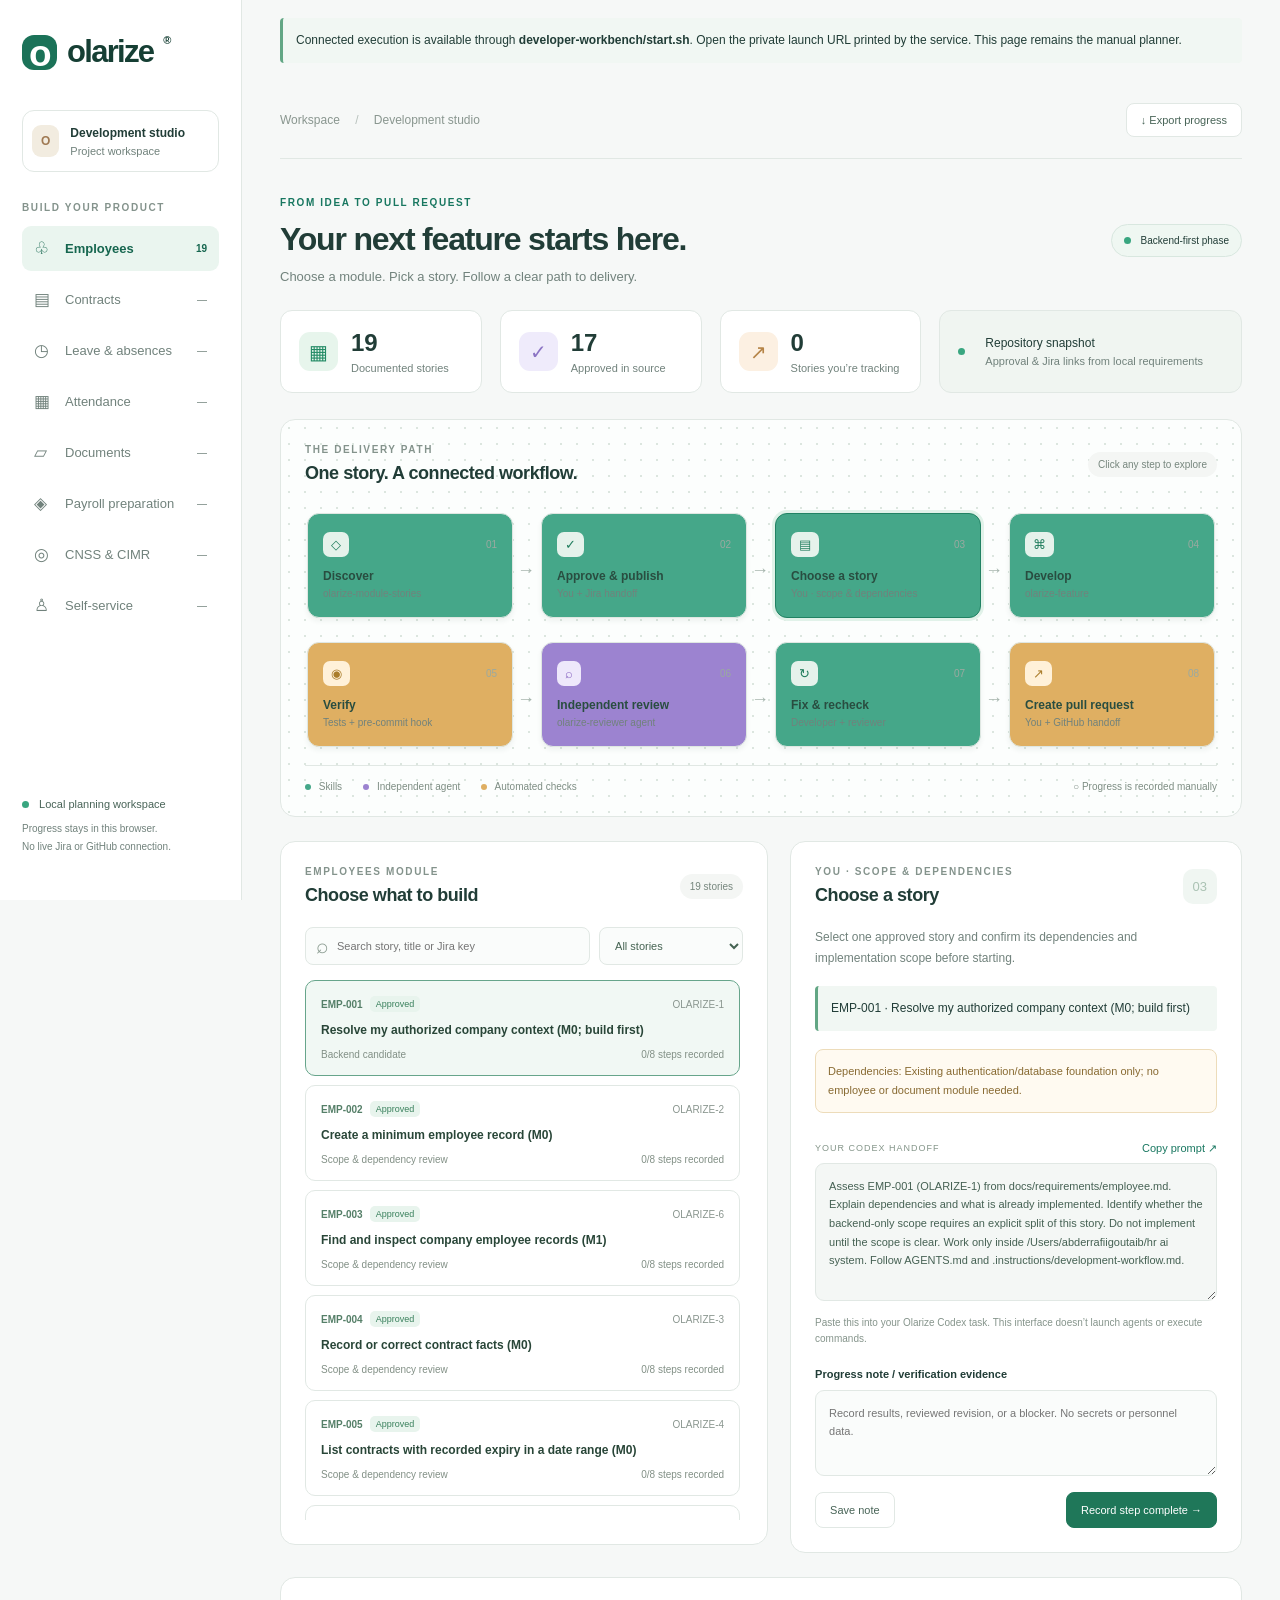
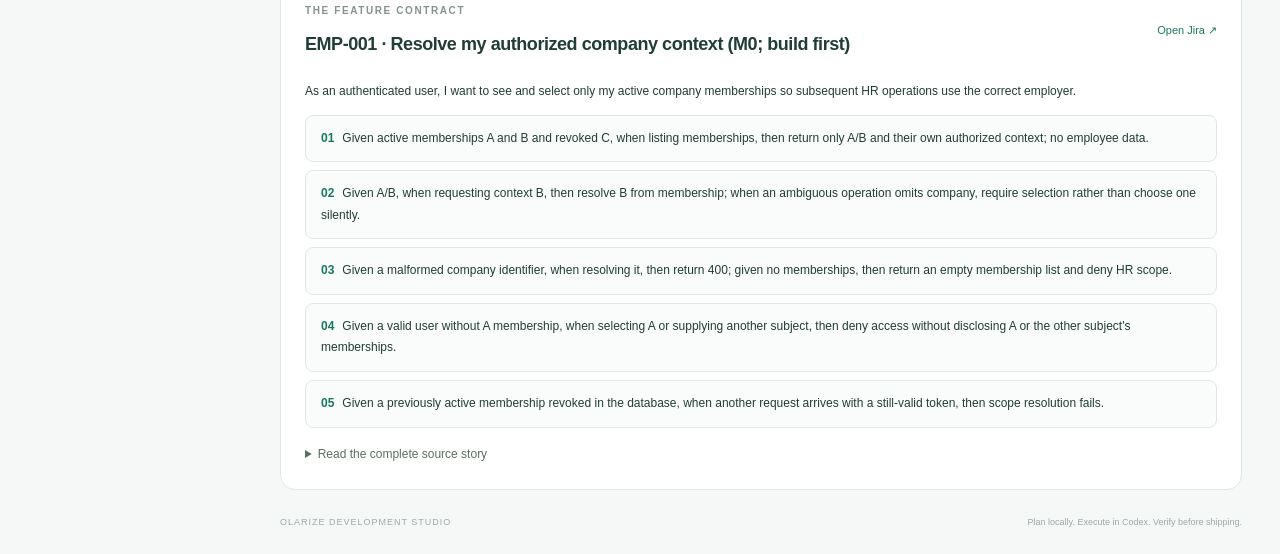
<file: developer-workbench/index.html>
<!doctype html>
<html lang="en"><head><meta charset="utf-8"><meta name="viewport" content="width=device-width,initial-scale=1"><title>Olarize · Development studio</title><link rel="stylesheet" href="styles.css"><script defer src="stories.js"></script><script defer src="app.js"></script></head>
<body><aside class="sidebar"><a class="brand" href="#"><span class="logo">o</span> olarize<span class="brand-dot">®</span></a><div class="workspace"><span class="workspace-icon">O</span><div>Development studio<small>Project workspace</small></div></div><p class="eyebrow">BUILD YOUR PRODUCT</p><nav id="modules" aria-label="Modules"></nav><div class="sidebar-bottom"><span class="live-dot"></span> Local planning workspace<p>Progress stays in this browser.<br>No live Jira or GitHub connection.</p></div></aside>
<main><div class="selection">Connected execution is available through <strong>developer-workbench/start.sh</strong>. Open the private launch URL printed by the service. This page remains the manual planner.</div><header><div class="breadcrumb">Workspace <span>/</span> Development studio</div><button class="quiet" id="export">↓ Export progress</button></header><section class="heading"><div><p class="eyebrow green">FROM IDEA TO PULL REQUEST</p><h1>Your next feature starts here.</h1><p class="subtitle">Choose a module. Pick a story. Follow a clear path to delivery.</p></div><div class="session-badge"><span class="live-dot"></span> Backend-first phase</div></section>
<section class="stats" aria-label="Module summary"><div><span class="stat-icon mint">▦</span><div><strong id="story-count">19</strong><small>Documented stories</small></div></div><div><span class="stat-icon lavender">✓</span><div><strong id="approved-count">17</strong><small>Approved in source</small></div></div><div><span class="stat-icon peach">↗</span><div><strong id="tracked-count">0</strong><small>Stories you’re tracking</small></div></div><div class="source-stat"><span class="live-dot"></span><div>Repository snapshot<small>Approval & Jira links from local requirements</small></div></div></section>
<section class="panel workflow"><div class="section-heading"><div><p class="eyebrow">THE DELIVERY PATH</p><h2>One story. A connected workflow.</h2></div><span class="pill">Click any step to explore</span></div><div id="flow" class="flow" aria-label="Interactive development workflow"></div><div class="flow-footer"><span><i class="legend teal"></i> Skills</span><span><i class="legend violet"></i> Independent agent</span><span><i class="legend amber"></i> Automated checks</span><span class="manual-label">○ Progress is recorded manually</span></div></section>
<div class="content-grid"><section class="panel backlog"><div class="section-heading"><div><p class="eyebrow" id="module-caption">EMPLOYEES MODULE</p><h2>Choose what to build</h2></div><span class="pill" id="visible-count"></span></div><div class="filters"><label class="search"><span>⌕</span><input id="search" type="search" placeholder="Search story, title or Jira key" aria-label="Search stories"></label><select id="filter" aria-label="Filter stories"><option value="all">All stories</option><option value="approved">Approved</option><option value="draft">Draft</option><option value="backend">Backend candidates</option></select></div><div id="story-list" class="story-list"></div></section>
<section class="panel inspector" aria-live="polite"><div class="section-heading"><div><p class="eyebrow" id="step-kicker"></p><h2 id="step-title"></h2></div><span class="step-number" id="step-number"></span></div><p id="step-description" class="muted"></p><div id="selection" class="selection"></div><div id="requirements"></div><div class="prompt-head"><span>YOUR CODEX HANDOFF</span><button class="text-button" id="copy">Copy prompt ↗</button></div><textarea id="prompt" readonly aria-label="Codex handoff prompt"></textarea><p class="hint">Paste this into your Olarize Codex task. This interface doesn’t launch agents or execute commands.</p><div id="progress-controls"><label class="field-label" for="evidence">Progress note / verification evidence</label><textarea id="evidence" placeholder="Record results, reviewed revision, or a blocker. No secrets or personnel data."></textarea><div class="actions"><button class="quiet" id="save">Save note</button><button class="primary" id="complete">Record step complete →</button></div><button class="text-button undo" id="undo">Reopen this step and later steps</button><div id="pr-field" hidden><label class="field-label" for="pr-url">Created PR URL</label><input id="pr-url" type="url" placeholder="https://github.com/owner/repo/pull/123"><button class="quiet" id="save-pr">Save PR link</button><a id="pr-link" target="_blank" rel="noopener noreferrer" hidden>Open pull request ↗</a></div></div></section></div>
<section class="panel story-detail" id="detail"><div class="section-heading"><div><p class="eyebrow">THE FEATURE CONTRACT</p><h2 id="detail-title">Story details</h2></div><a id="jira-link" target="_blank" rel="noopener noreferrer">Open Jira ↗</a></div><p id="story-summary"></p><div id="criteria"></div><details><summary>Read the complete source story</summary><pre id="source-story"></pre></details></section><footer>OLARIZE DEVELOPMENT STUDIO <span>Plan locally. Execute in Codex. Verify before shipping.</span></footer></main><div id="toast" role="status" hidden></div></body></html>
</file>
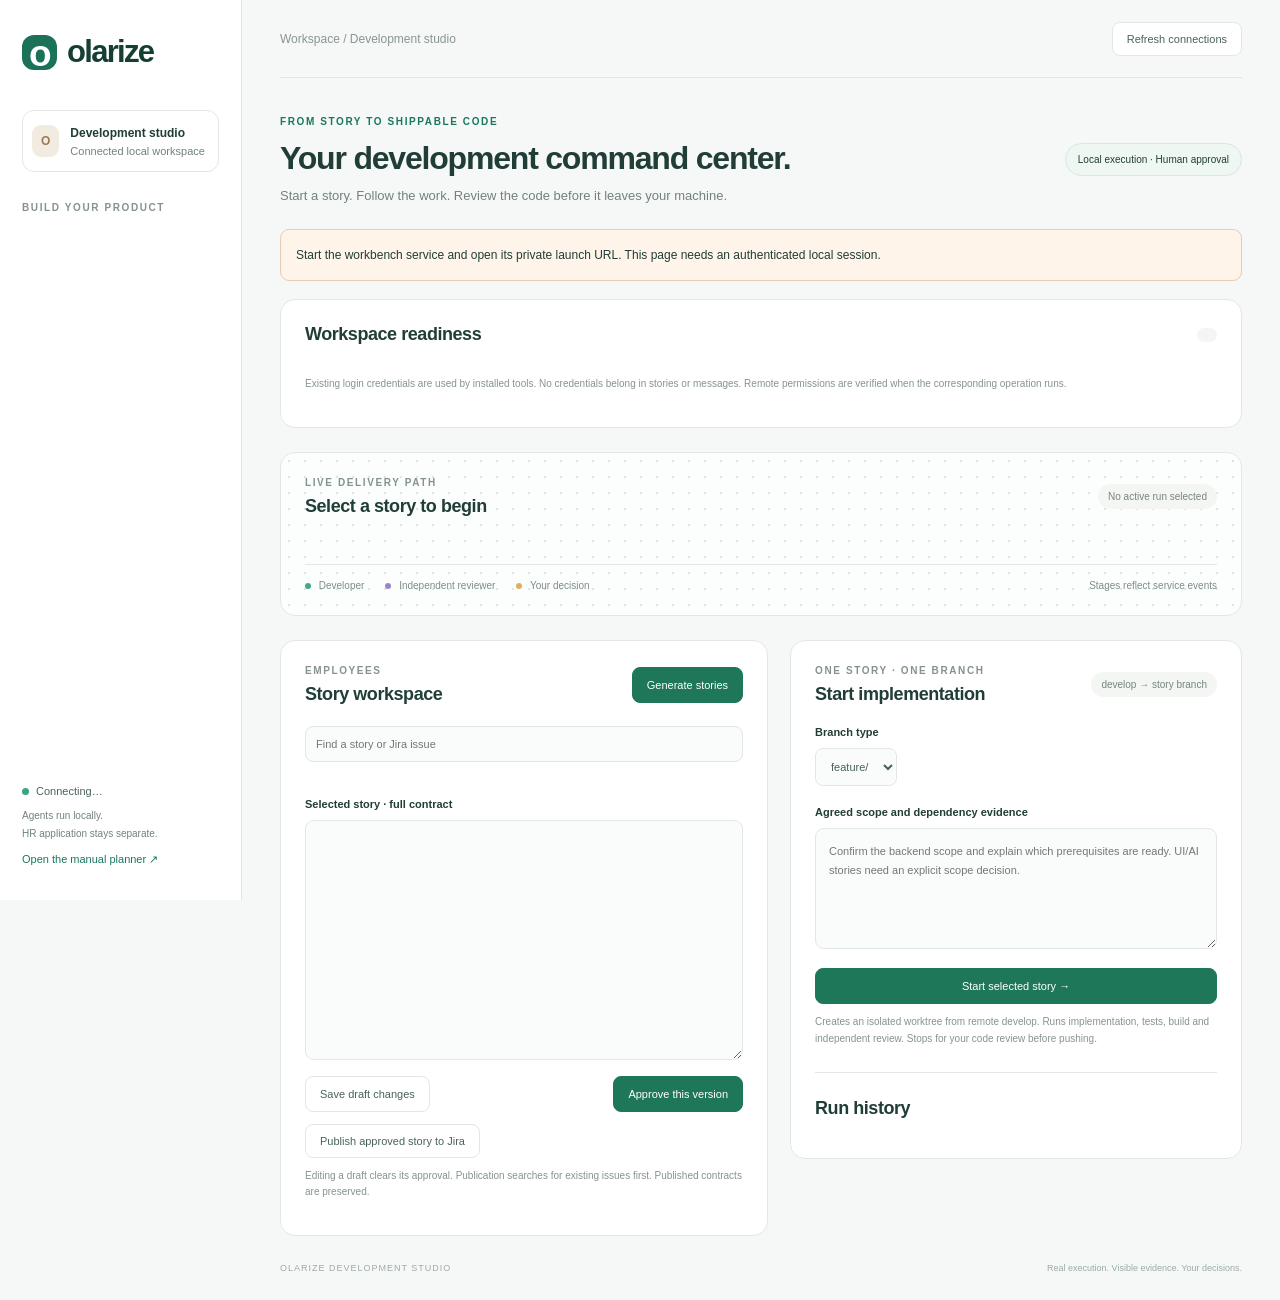
<file: developer-workbench/connected.html>
<!doctype html><html lang="en"><head><meta charset="utf-8"><meta name="viewport" content="width=device-width,initial-scale=1"><title>Olarize · Connected development studio</title><link rel="stylesheet" href="styles.css"><link rel="stylesheet" href="connected.css"><script defer src="connected.js"></script></head><body>
<aside class="sidebar"><a class="brand" href="/"> <span class="logo">o</span> olarize</a><div class="workspace"><span class="workspace-icon">O</span><div>Development studio<small>Connected local workspace</small></div></div><p class="eyebrow">BUILD YOUR PRODUCT</p><nav id="module-nav" aria-label="Choose module"></nav><div class="sidebar-bottom"><span class="live-dot"></span><span id="connection">Connecting…</span><p>Agents run locally.<br>HR application stays separate.</p><a href="/planner">Open the manual planner ↗</a></div></aside>
<main><header><div class="breadcrumb">Workspace / Development studio</div><button id="refresh" class="quiet">Refresh connections</button></header><section class="heading"><div><p class="eyebrow green">FROM STORY TO SHIPPABLE CODE</p><h1>Your development command center.</h1><p class="subtitle">Start a story. Follow the work. Review the code before it leaves your machine.</p></div><span class="session-badge">Local execution · Human approval</span></section>
<div id="notice" role="alert" hidden></div><section class="panel readiness"><div class="section-heading"><h2>Workspace readiness</h2><span id="repo" class="pill"></span></div><div id="checks" class="readiness-grid"></div><p class="hint">Existing login credentials are used by installed tools. No credentials belong in stories or messages. Remote permissions are verified when the corresponding operation runs.</p></section>
<section class="panel workflow"><div class="section-heading"><div><p class="eyebrow">LIVE DELIVERY PATH</p><h2 id="run-heading">Select a story to begin</h2></div><span id="run-state" class="pill">No active run selected</span></div><div id="delivery" class="flow"></div><div class="flow-footer"><span><i class="legend teal"></i> Developer</span><span><i class="legend violet"></i> Independent reviewer</span><span><i class="legend amber"></i> Your decision</span><span class="manual-label">Stages reflect service events</span></div></section>
<div class="content-grid"><section class="panel backlog"><div class="section-heading"><div><p class="eyebrow" id="module-name">EMPLOYEES</p><h2>Story workspace</h2></div><button id="discover" class="primary">Generate stories</button></div><label class="search"><input id="query" type="search" aria-label="Search stories" placeholder="Find a story or Jira issue"></label><div id="stories" class="story-list"></div><label class="field-label" for="story-editor">Selected story · full contract</label><textarea id="story-editor" rows="11"></textarea><div class="actions"><button id="edit" class="quiet">Save draft changes</button><button id="approve" class="primary">Approve this version</button></div><div class="actions"><a id="jira" target="_blank" rel="noopener noreferrer" hidden>View Jira story ↗</a><button id="publish-jira" class="quiet">Publish approved story to Jira</button></div><p class="hint">Editing a draft clears its approval. Publication searches for existing issues first. Published contracts are preserved.</p></section>
<section class="panel inspector"><div class="section-heading"><div><p class="eyebrow">ONE STORY · ONE BRANCH</p><h2>Start implementation</h2></div><span class="pill">develop → story branch</span></div><label class="field-label" for="prefix">Branch type</label><select id="prefix"><option value="feature">feature/</option><option value="fix">fix/</option><option value="chore">chore/</option></select><label class="field-label" for="scope">Agreed scope and dependency evidence</label><textarea id="scope" rows="5" placeholder="Confirm the backend scope and explain which prerequisites are ready. UI/AI stories need an explicit scope decision."></textarea><button id="start" class="primary wide">Start selected story →</button><p class="hint">Creates an isolated worktree from remote develop. Runs implementation, tests, build and independent review. Stops for your code review before pushing.</p><hr><h2>Run history</h2><div id="runs" class="run-list"></div></section></div>
<section class="panel run-detail" id="run-detail" hidden><div class="section-heading"><div><p class="eyebrow">EXECUTION & EVIDENCE</p><h2 id="selected-run"></h2></div><button id="cancel" class="quiet">Cancel run</button></div><div id="run-error" role="status"></div><div id="run-meta" class="hint"></div><div class="tabs" role="tablist" aria-label="Run details"><button role="tab" data-tab="activity" aria-selected="true">Live activity</button><button role="tab" data-tab="changes" aria-selected="false">Code changes</button><button role="tab" data-tab="verification" aria-selected="false">Tests & review</button><button role="tab" data-tab="pullrequest" aria-selected="false">Pull request</button></div><div id="activity" class="tab-content"><details id="module-document" hidden><summary>Read the complete generated module rules and coverage</summary><pre id="module-document-text"></pre></details><ol id="events" class="events"></ol></div><div id="changes" class="tab-content" hidden><button id="load-diff" class="quiet">Refresh diff</button><span id="revision" class="hint"></span><ul id="changed-files"></ul><pre id="diff">Select a run with a worktree to inspect generated code.</pre></div><div id="verification" class="tab-content" hidden><div id="test-results"></div><h3>Independent review</h3><div id="review-results"></div></div><div id="pullrequest" class="tab-content" hidden><a id="pr-link" target="_blank" rel="noopener noreferrer" hidden>Open draft pull request ↗</a><button id="ci-refresh" class="quiet">Refresh GitHub checks</button><div id="ci-results"></div><p class="hint">CI success does not approve a merge or production deployment. The service never merges automatically.</p></div><div class="review-actions"><label class="field-label" for="feedback">Answer a question or request corrections</label><textarea id="feedback" rows="3" placeholder="Describe what needs to change, or answer the agent’s question."></textarea><div class="actions"><button id="answer" class="quiet">Send answer / request changes</button><button id="retry" class="quiet">Retry interrupted step</button><button id="approve-pr" class="primary">Approve this diff & create draft PR</button></div><p class="hint">PR publication approves the exact diff you loaded. Later code changes invalidate that approval. Creating a PR pushes the reviewed branch to GitHub.</p></div></section><footer>OLARIZE DEVELOPMENT STUDIO <span>Real execution. Visible evidence. Your decisions.</span></footer></main></body></html>
</file>
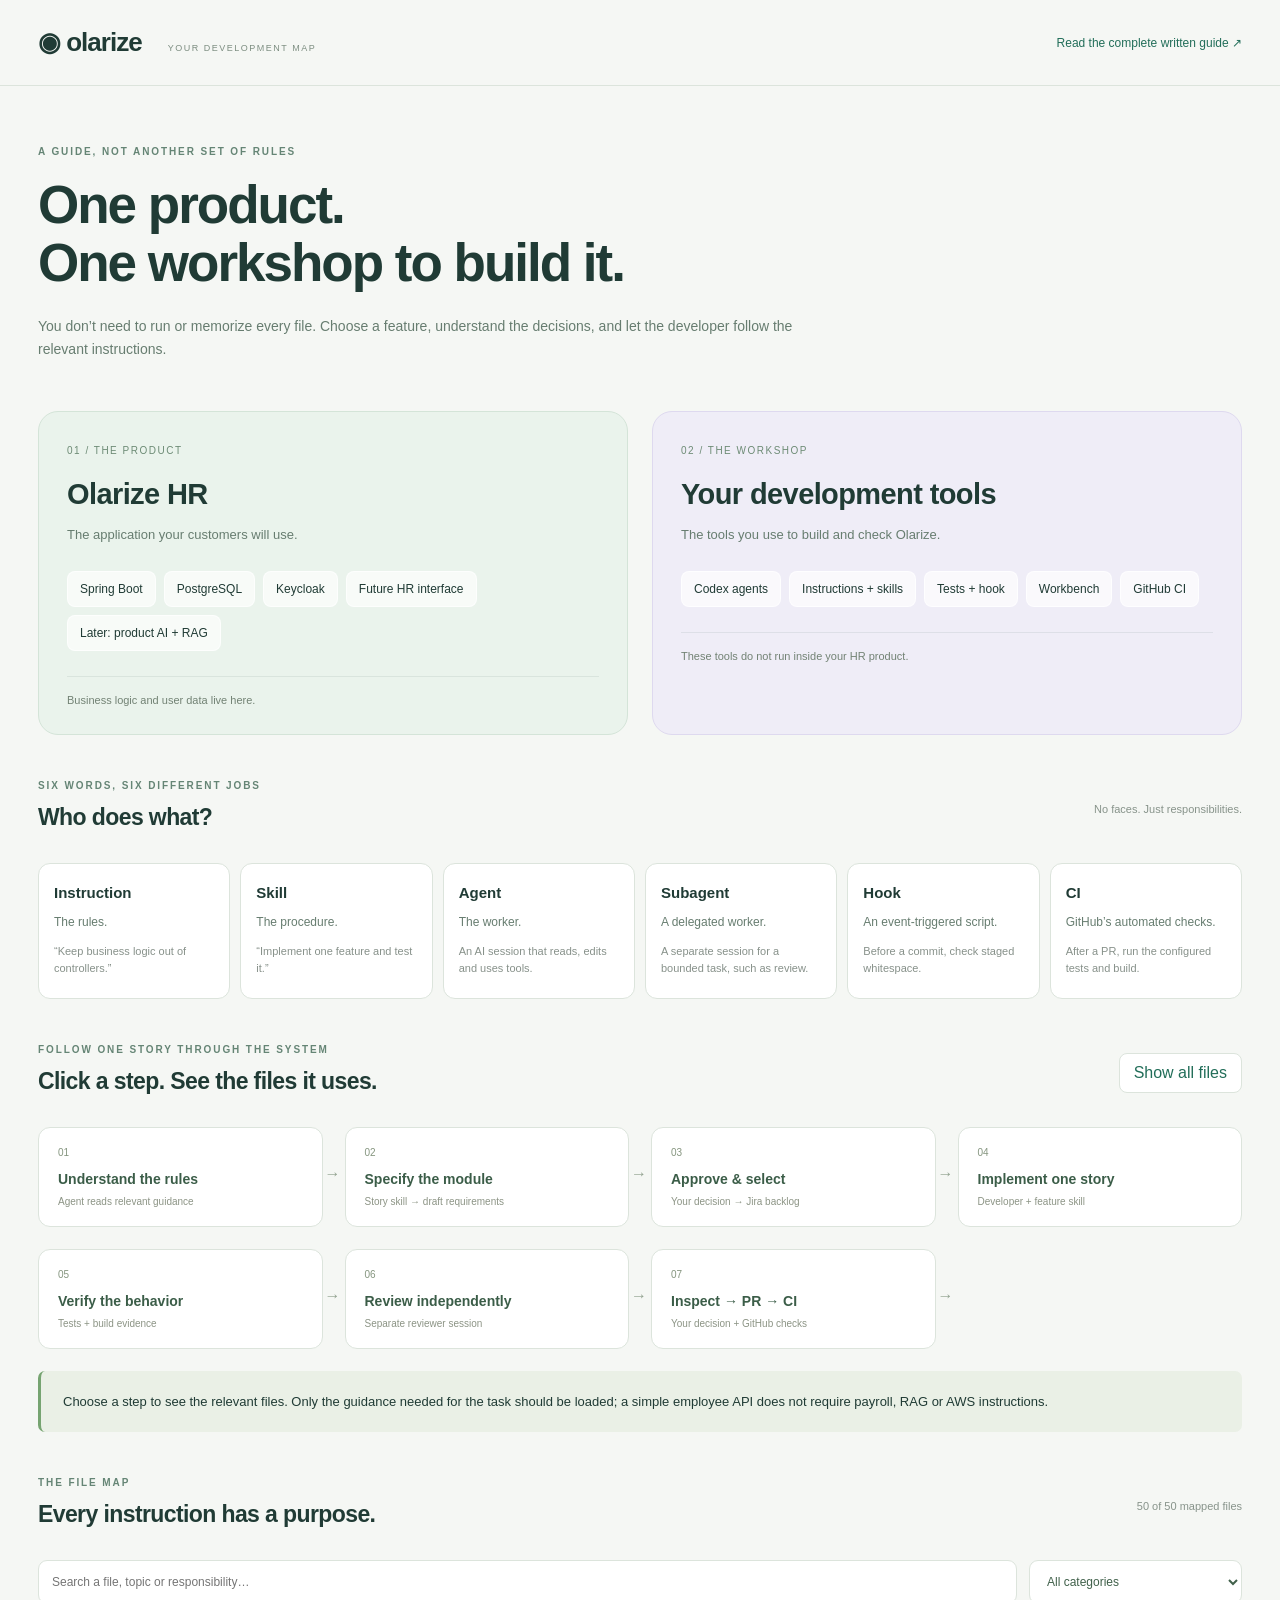
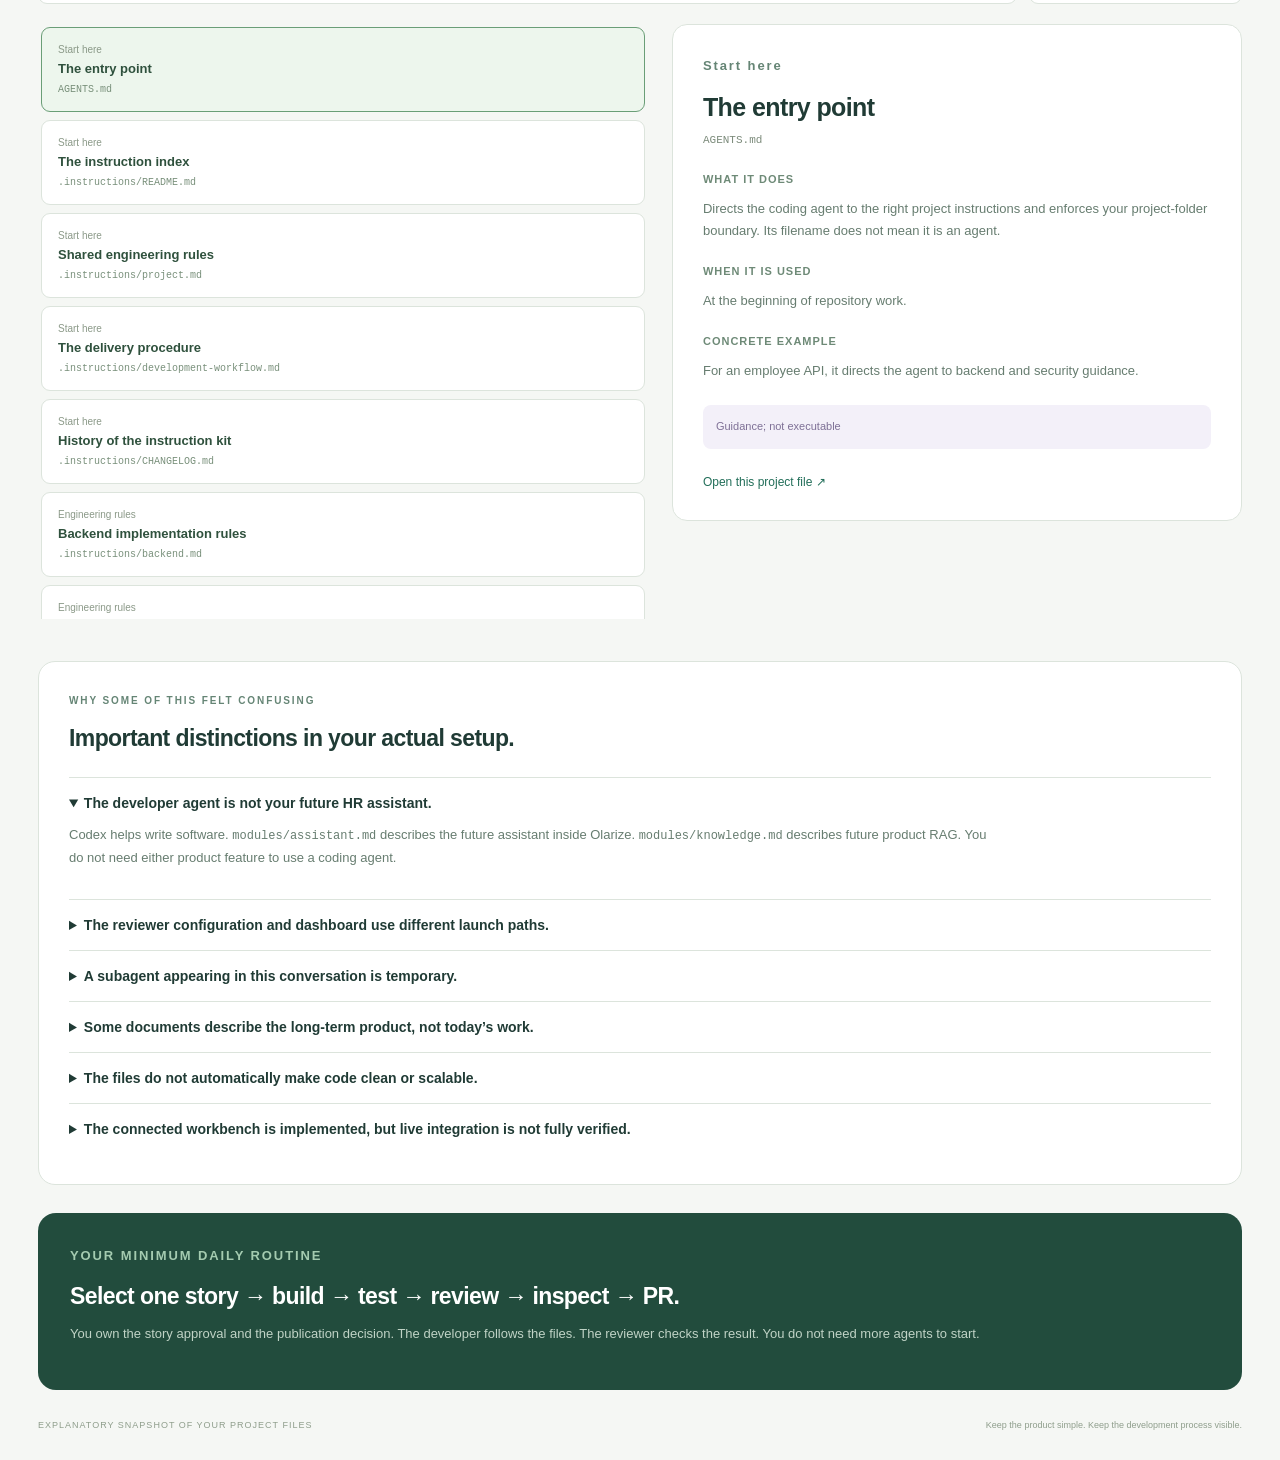
<file: developer-workbench/instruction-guide.html>
<!doctype html><html lang="en"><head><meta charset="utf-8"><meta name="viewport" content="width=device-width,initial-scale=1"><title>Olarize · Understand the workflow</title><link rel="stylesheet" href="instruction-guide.css"><script defer src="instruction-catalogue.js"></script><script defer src="instruction-guide.js"></script></head><body><header><span class="brand">◉ olarize <small>YOUR DEVELOPMENT MAP</small></span><a href="../docs/understanding-the-workflow.md">Read the complete written guide ↗</a></header><main><section class="intro"><p class="eyebrow">A GUIDE, NOT ANOTHER SET OF RULES</p><h1>One product.<br>One workshop to build it.</h1><p>You don’t need to run or memorize every file. Choose a feature, understand the decisions, and let the developer follow the relevant instructions.</p></section>
<div class="worlds"><section class="world product"><span class="label">01 / THE PRODUCT</span><h2>Olarize HR</h2><p>The application your customers will use.</p><div class="blocks"><span>Spring Boot</span><span>PostgreSQL</span><span>Keycloak</span><span>Future HR interface</span><span>Later: product AI + RAG</span></div><footer>Business logic and user data live here.</footer></section><section class="world workshop"><span class="label">02 / THE WORKSHOP</span><h2>Your development tools</h2><p>The tools you use to build and check Olarize.</p><div class="blocks"><span>Codex agents</span><span>Instructions + skills</span><span>Tests + hook</span><span>Workbench</span><span>GitHub CI</span></div><footer>These tools do not run inside your HR product.</footer></section></div>
<section><div class="section-top"><div><p class="eyebrow">SIX WORDS, SIX DIFFERENT JOBS</p><h2>Who does what?</h2></div><span class="muted">No faces. Just responsibilities.</span></div><div class="glossary"><article><b>Instruction</b><p>The rules.</p><small>“Keep business logic out of controllers.”</small></article><article><b>Skill</b><p>The procedure.</p><small>“Implement one feature and test it.”</small></article><article><b>Agent</b><p>The worker.</p><small>An AI session that reads, edits and uses tools.</small></article><article><b>Subagent</b><p>A delegated worker.</p><small>A separate session for a bounded task, such as review.</small></article><article><b>Hook</b><p>An event-triggered script.</p><small>Before a commit, check staged whitespace.</small></article><article><b>CI</b><p>GitHub’s automated checks.</p><small>After a PR, run the configured tests and build.</small></article></div></section>
<section class="workflow"><div class="section-top"><div><p class="eyebrow">FOLLOW ONE STORY THROUGH THE SYSTEM</p><h2>Click a step. See the files it uses.</h2></div><button id="all" class="quiet">Show all files</button></div><div id="steps" class="steps"></div><div id="step-explanation" class="explanation" aria-live="polite"></div></section>
<section class="catalogue"><div class="section-top"><div><p class="eyebrow">THE FILE MAP</p><h2>Every instruction has a purpose.</h2></div><span id="count" class="muted"></span></div><div class="filters"><input id="search" type="search" aria-label="Search the file map" placeholder="Search a file, topic or responsibility…"><select id="group" aria-label="Filter by category"><option value="">All categories</option></select></div><div class="file-layout"><div id="files" class="files"></div><article id="detail" class="detail" aria-live="polite"><p class="eyebrow" id="detail-group"></p><h2 id="detail-name"></h2><code id="detail-path"></code><h3>What it does</h3><p id="purpose"></p><h3>When it is used</h3><p id="when"></p><h3>Concrete example</h3><p id="example"></p><div id="mode" class="mode"></div><a id="open-file">Open this project file ↗</a></article></div></section>
<section class="clarifications"><p class="eyebrow">WHY SOME OF THIS FELT CONFUSING</p><h2>Important distinctions in your actual setup.</h2><details open><summary>The developer agent is not your future HR assistant.</summary><p>Codex helps write software. <code>modules/assistant.md</code> describes the future assistant inside Olarize. <code>modules/knowledge.md</code> describes future product RAG. You do not need either product feature to use a coding agent.</p></details><details><summary>The reviewer configuration and dashboard use different launch paths.</summary><p>In Codex, the named <code>olarize-reviewer.toml</code> role can define a reviewer session. The current dashboard service starts a separate read-only Codex CLI session with the review skill instead; it does not directly select that TOML role. Nested subagents are disabled in those CLI sessions. The coordinator handles the sequence.</p></details><details><summary>A subagent appearing in this conversation is temporary.</summary><p>A separate reviewer was asked to inspect the development tool. It is a delegated AI session, not an extra backend service, permanent employee, or new application module. It can use the same AI model as the main agent.</p></details><details><summary>Some documents describe the long-term product, not today’s work.</summary><p>The original roadmap promotes early AI and AWS staging. Your later choices govern the current scope: backend-only features for now and a managed Moroccan hosting target, with the provider still to be selected and verified. AWS and RAG guidance do not mean those systems are already deployed or implemented.</p></details><details><summary>The files do not automatically make code clean or scalable.</summary><p>They guide consistent work. Tests, architecture checks, independent review and your diff review provide evidence. Product scalability still comes from sound data access, module boundaries, background processing and suitable deployment resources.</p></details><details><summary>The connected workbench is implemented, but live integration is not fully verified.</summary><p>The service and dashboard have local automated checks. Provider authentication, a committed remote develop branch and publication credentials are separate prerequisites. Manual planner progress is never evidence of a real test or deployment.</p></details></section>
<section class="start"><div><p class="eyebrow">YOUR MINIMUM DAILY ROUTINE</p><h2>Select one story → build → test → review → inspect → PR.</h2><p>You own the story approval and the publication decision. The developer follows the files. The reviewer checks the result. You do not need more agents to start.</p></div></section><footer class="page-footer">EXPLANATORY SNAPSHOT OF YOUR PROJECT FILES <span>Keep the product simple. Keep the development process visible.</span></footer></main></body></html>
</file>
<file: developer-workbench/styles.css>
:root{font-family:Inter,-apple-system,BlinkMacSystemFont,"Segoe UI",sans-serif;color:#213d37;background:#f6f8f7;font-synthesis:none;--green:#187760;--border:#e1e8e4;--muted:#71827c}*{box-sizing:border-box}body{margin:0}button,input,select,textarea{font:inherit}button,a,select,summary{cursor:pointer}button{transition:background .16s,transform .16s}button:hover{filter:brightness(.97)}button:disabled{cursor:not-allowed;opacity:.5}a{color:var(--green);text-decoration:none}button:focus-visible,a:focus-visible,input:focus-visible,select:focus-visible,textarea:focus-visible,summary:focus-visible{outline:3px solid #9b8cde;outline-offset:3px}.sidebar{width:242px;position:fixed;inset:0 auto 0 0;border-right:1px solid var(--border);background:#fff;padding:34px 22px;display:flex;flex-direction:column}.brand{font-size:31px;font-weight:750;letter-spacing:-1.7px;color:#163f34;display:flex;align-items:center;gap:10px}.logo{display:grid;place-items:center;width:35px;height:35px;border-radius:12px;background:#1b7258;color:white;line-height:1;font-size:37px;padding-bottom:7px}.brand-dot{font-size:11px;align-self:start;letter-spacing:0}.workspace{display:flex;align-items:center;gap:11px;font-size:12px;font-weight:600;margin:40px 0 30px;padding:14px 9px;border:1px solid var(--border);border-radius:12px}.workspace small,small{display:block;font-weight:400;color:var(--muted);margin-top:5px;font-size:11px}.workspace-icon{background:#f2ece0;color:#9f7952;padding:9px;border-radius:9px}.eyebrow{font-size:10px;letter-spacing:1.6px;font-weight:700;color:#84938c;margin:0 0 13px}.green{color:var(--green)}nav{display:flex;flex-direction:column;gap:6px}nav button{border:0;background:transparent;text-align:left;border-radius:9px;padding:12px;color:#71827c;display:flex;align-items:center;gap:12px;font-size:13px}nav button.active{background:#eaf5ef;color:#16664f;font-weight:650}nav button span:last-child{margin-left:auto;font-size:10px}nav button .nav-icon{width:19px;font-size:17px}.sidebar-bottom{margin-top:auto;font-size:11px;color:#496458;padding-top:28px}.sidebar-bottom p{font-size:10px;line-height:1.8;color:var(--muted)}.live-dot{display:inline-block;height:7px;width:7px;border-radius:50%;background:#39a680;margin-right:7px}main{margin-left:242px;padding:0 38px;max-width:1820px}header{height:78px;border-bottom:1px solid var(--border);display:flex;align-items:center;justify-content:space-between}.breadcrumb{font-size:12px;color:#89968f}.breadcrumb span{padding:0 12px;color:#b7c1bc}.quiet{border:1px solid var(--border);background:white;border-radius:8px;padding:10px 14px;font-size:11px;color:#486457}.heading{padding:38px 0 26px;display:flex;justify-content:space-between;align-items:center;gap:20px}h1{font-size:32px;letter-spacing:-1.2px;margin:0 0 11px;font-weight:650}h2{font-size:18px;letter-spacing:-.45px;margin:0;font-weight:650}.subtitle{font-size:13px;color:var(--muted);margin:0}.session-badge{font-size:10px;border:1px solid #d8e7df;background:#eff7f2;padding:10px 12px;border-radius:22px;white-space:nowrap}.stats{display:grid;grid-template-columns:1fr 1fr 1fr 1.5fr;gap:18px;margin-bottom:26px}.stats>div{display:flex;align-items:center;gap:13px;border:1px solid var(--border);background:white;border-radius:12px;padding:18px}.stats strong{font-size:24px;font-weight:650}.stat-icon{height:39px;width:39px;display:grid;place-items:center;border-radius:11px;font-size:20px}.mint{background:#e7f5ec;color:#238b65}.lavender{background:#efebfb;color:#8b73c4}.peach{background:#fcf0e2;color:#b58447}.stats .source-stat{background:#f0f5f1;font-size:12px}.panel{border:1px solid var(--border);background:#fff;border-radius:15px;padding:24px}.section-heading{display:flex;justify-content:space-between;align-items:center;gap:12px;margin-bottom:21px}.section-heading .eyebrow{margin-bottom:8px}.pill{font-size:10px;background:#f4f6f4;color:#76867d;padding:7px 10px;border-radius:20px;white-space:nowrap}.workflow{background:radial-gradient(#dce6df 1px,transparent 1px),#fcfefd;background-size:16px 16px}.flow{display:grid;grid-template-columns:repeat(4,1fr);gap:24px 28px;padding:8px 2px 18px}.flow-step{position:relative;border:1px solid #dfe7e2;border-radius:12px;text-align:left;background:white;padding:15px;box-shadow:0 3px 5px #263e3510;color:#294d40;min-height:105px}.flow-step:not(:nth-child(4n))::after{content:'→';position:absolute;right:-23px;top:44%;color:#a6b5ad;font-size:18px}.flow-step[aria-pressed=true]{border-color:#218263;box-shadow:0 0 0 3px #e1f2e9}.flow-step.done{background:#f0f9f3}.flow-step .node-top{display:flex;justify-content:space-between;align-items:center;margin-bottom:12px}.node-icon{background:#e5f2eb;color:#207d5d;border-radius:7px;padding:5px 8px;font-size:13px}.flow-step.violet .node-icon{background:#eee8fb;color:#8460bf}.flow-step.amber .node-icon{background:#fff1d9;color:#aa7d2b}.node-count{color:#9aa9a0;font-size:10px}.flow-step strong{font-size:12px;display:block}.flow-step small{font-size:10px}.flow-footer{border-top:1px solid var(--border);padding-top:15px;display:flex;gap:21px;font-size:10px;color:#7d8d83}.legend{display:inline-block;width:6px;height:6px;border-radius:50%;margin-right:5px}.teal{background:#45a789}.violet{background:#9c83d0}.amber{background:#dfaf62}.manual-label{margin-left:auto}.content-grid{display:grid;grid-template-columns:1.08fr 1fr;gap:22px;margin-top:24px;align-items:start}.filters{display:flex;gap:9px;margin-bottom:15px}.search{display:flex;align-items:center;background:#fafcfb;border:1px solid var(--border);border-radius:8px;flex:1;min-width:0;padding:0 10px;gap:8px}input,select{min-width:0;border:1px solid var(--border);border-radius:8px;background:#fafcfb;padding:11px;font-size:11px;color:#456352}.search input{border:0;background:transparent;width:100%;padding:11px 0}.search span{font-size:21px;color:#8a9b90}.story-list{max-height:540px;overflow-y:auto;padding-right:3px}.story{display:block;width:100%;border:1px solid var(--border);border-radius:10px;background:#fff;text-align:left;padding:15px;margin-bottom:9px;color:#294638}.story.selected{background:#f1f8f4;border-color:#67a58b}.story-top{display:flex;gap:7px;align-items:center;font-size:10px;margin-bottom:9px}.story-id{font-weight:700;color:#557f68}.status{border-radius:5px;padding:3px 6px;background:#e8f4ed;color:#39805c;font-size:9px}.status.draft{background:#fef0da;color:#97682c}.story strong{display:block;font-size:12px;font-weight:600;line-height:1.5}.story-bottom{display:flex;justify-content:space-between;margin-top:10px;font-size:10px;color:#829086}.story-top .jira{margin-left:auto;color:#8a968f}.step-number{color:#aac2b3;background:#f0f6f2;padding:10px;border-radius:10px;font-size:13px}.muted{color:var(--muted);font-size:12px;line-height:1.7}.selection{background:#f1f7f3;border-left:3px solid #62a684;border-radius:4px;padding:13px;font-size:12px;line-height:1.6;margin:18px 0}.requirements{border:1px solid #eddcba;background:#fffaf1;padding:12px;border-radius:8px;font-size:11px;line-height:1.7;color:#886a32;white-space:pre-wrap}.prompt-head{display:flex;justify-content:space-between;align-items:center;margin-top:21px;font-size:9px;letter-spacing:1px;color:#849589}.text-button{border:0;background:transparent;color:var(--green);font-size:11px;padding:8px 0}.prompt-head .text-button{letter-spacing:0}textarea{resize:vertical;width:100%;border:1px solid var(--border);border-radius:9px;padding:13px;color:#456153;font-size:11px;line-height:1.7;min-height:86px;background:#fafcfb}#prompt{min-height:138px;background:#f4f7f5}.hint{font-size:10px;color:#85948b;line-height:1.65}.field-label{display:block;font-size:11px;font-weight:600;margin:20px 0 10px}.actions{display:flex;justify-content:space-between;gap:10px;margin-top:12px}.primary{background:#1f7759;border:1px solid #1f7759;color:white;border-radius:8px;padding:11px 14px;font-size:11px}.undo{font-size:10px;color:#8a7768}.story-detail{margin-top:24px;font-size:12px;line-height:1.8}.story-detail a{font-size:11px}.criteria-item{padding:12px 15px;margin:8px 0;border:1px solid var(--border);border-radius:8px;background:#fafcfb}.criteria-item span{color:var(--green);font-weight:650;margin-right:8px}details{margin-top:16px;color:#59705f}pre{white-space:pre-wrap;overflow-wrap:anywhere;font-family:inherit;font-size:11px;background:#f5f8f6;padding:20px;border-radius:9px}.empty{padding:35px 12px;color:#7c8f81;line-height:1.8;font-size:13px}footer{display:flex;justify-content:space-between;color:#9aaba0;padding:27px 0;font-size:9px;letter-spacing:1px}footer span{letter-spacing:0}#toast{position:fixed;bottom:25px;left:50%;transform:translateX(-50%);padding:15px 24px;background:#203f32;color:white;box-shadow:0 6px 30px #23392a30;border-radius:12px;font-size:12px;z-index:10;max-width:90vw}#pr-field input{width:100%;margin-bottom:10px}#pr-link{display:block;margin-top:12px;font-size:12px}[hidden]{display:none!important}@media(min-width:1500px){main{padding:0 55px}.flow-step{min-height:115px}.story-list{max-height:600px}}@media(max-width:1150px){.sidebar{width:200px;padding:25px 15px}main{margin-left:200px;padding:0 24px}.stats{grid-template-columns:repeat(3,1fr)}.stats .source-stat{grid-column:1/-1;padding:11px}.heading{align-items:start}.session-badge{display:none}.content-grid{grid-template-columns:1fr}.flow-step{padding:12px}.flow-footer{flex-wrap:wrap}.manual-label{margin-left:0}}@media(max-width:700px){.sidebar{position:static;width:auto;padding:16px;border-right:0}.brand{font-size:25px}.workspace,.sidebar>.eyebrow,.sidebar-bottom{display:none}nav{flex-direction:row;overflow:auto;margin-top:16px}nav button{white-space:nowrap;padding:10px}nav button span:last-child{display:none}main{margin:0;padding:0 16px}header{height:60px}.breadcrumb{font-size:10px}.heading{padding:27px 0}h1{font-size:27px}.subtitle{line-height:1.7}.stats{gap:8px}.stats>div{padding:12px;gap:8px}.stat-icon{display:none}.stats small{font-size:9px}.stats strong{font-size:23px}.panel{padding:18px}.flow{grid-template-columns:repeat(2,1fr);gap:20px}.flow-step:nth-child(2n)::after{display:none}.flow-step::after{right:-18px!important}.pill{white-space:normal}.filters{flex-direction:column}.section-heading{align-items:start}footer{line-height:1.8;gap:20px}.actions{flex-wrap:wrap}}
</file>
<file: developer-workbench/connected.css>
.readiness{margin-bottom:24px}.readiness-grid{display:grid;grid-template-columns:repeat(3,1fr);gap:10px}.readiness-item{background:#f7faf8;padding:14px;border-radius:9px;font-size:12px;line-height:1.6}.readiness-item strong{display:block}.readiness-item p{font-size:10px;color:#7c897e;margin-bottom:0}.readiness-item.blocked{background:#fff7e9;color:#93642e}#notice,#run-error:not(:empty){padding:15px;border:1px solid #e8cbb4;background:#fff4e9;border-radius:9px;margin-bottom:18px;white-space:pre-wrap;font-size:12px;line-height:1.7}.readiness+.workflow{margin-top:20px}#stories{margin-top:16px;max-height:320px}#story-editor{min-height:240px}.wide{width:100%;margin-top:15px}hr{border:0;border-top:1px solid var(--border);margin:25px 0}.run-list{margin-top:15px;max-height:350px;overflow:auto}.run-button{display:block;width:100%;text-align:left;background:#f7faf8;border:1px solid var(--border);border-radius:8px;padding:13px;margin-bottom:8px;color:#365a48;font-size:12px}.run-button.selected{border-color:#39926e;background:#edf7f0}.run-button small{line-height:1.6}.run-detail{margin-top:25px}.tabs{display:flex;gap:8px;border-bottom:1px solid var(--border);margin:22px 0;overflow:auto}.tabs button{border:0;background:transparent;padding:12px;color:#7b8d81;white-space:nowrap;font-size:12px}.tabs button[aria-selected=true]{border-bottom:2px solid #278763;color:#207752}.events{list-style:none;padding:0;max-height:380px;overflow:auto}.events li{border-left:2px solid #d8e8de;margin:0;padding:10px 16px;font-size:12px;line-height:1.7}.events time{color:#8b9e90;font-size:10px;margin-right:12px}.events strong{margin-right:10px}.events p{white-space:pre-wrap;margin:4px 0}#diff{font-family:ui-monospace,SFMono-Regular,monospace;max-height:600px;overflow:auto;font-size:11px;line-height:1.65;background:#172c26;color:#dbeae1}#changed-files{font-size:11px;line-height:1.8}#revision{margin-left:14px;overflow-wrap:anywhere}.test-card,.finding{background:#f5f8f6;border:1px solid var(--border);padding:14px;border-radius:8px;margin:8px 0;font-size:12px;line-height:1.7;white-space:pre-wrap}.finding{border-left:3px solid #c79754}.review-actions{border-top:1px solid var(--border);margin-top:24px}.review-actions .actions{justify-content:flex-start;flex-wrap:wrap}.phase-active{box-shadow:0 0 0 3px #dceddf!important;border-color:#27845d!important}.flow-step{cursor:default}#pr-link{display:block;margin-bottom:15px}h3{font-size:15px}#ci-results{font-size:12px;line-height:1.8;margin-top:15px;white-space:pre-wrap}.tab-content{min-height:100px}@media(max-width:900px){.readiness-grid{grid-template-columns:repeat(2,1fr)}}@media(max-width:600px){.readiness-grid{grid-template-columns:1fr}.tabs{gap:0}.actions{flex-wrap:wrap}.section-heading{flex-wrap:wrap}}
</file>
<file: developer-workbench/instruction-guide.css>
:root{font-family:Inter,-apple-system,BlinkMacSystemFont,"Segoe UI",sans-serif;color:#203b35;background:#f5f7f4;--green:#226e59;--line:#dce4dc}*{box-sizing:border-box}body{margin:0}header{max-width:1380px;margin:auto;padding:27px 38px;border-bottom:1px solid var(--line);display:flex;justify-content:space-between;align-items:center;gap:20px}.brand{font-size:26px;font-weight:750;letter-spacing:-1px}.brand small{font-size:9px;letter-spacing:1.5px;margin-left:20px;color:#7c8d80;font-weight:500}a{color:var(--green);font-size:12px;text-decoration:none}main{max-width:1380px;margin:auto;padding:0 38px}.intro{padding:57px 0 35px;max-width:790px}.eyebrow{font-size:10px;font-weight:700;letter-spacing:1.9px;color:#658575;margin:0 0 16px}h1{font-size:53px;line-height:1.1;font-weight:650;letter-spacing:-2px;margin:0 0 22px}p{line-height:1.7;font-size:14px;color:#677d70}h2{font-size:23px;font-weight:650;letter-spacing:-.6px;margin:0 0 10px}h3{font-size:11px;text-transform:uppercase;letter-spacing:1px;margin:23px 0 8px;color:#6e8a77}.worlds{display:grid;grid-template-columns:1fr 1fr;gap:24px}.world{padding:28px;border-radius:20px;border:1px solid #d4e4d8}.product{background:#eaf3ec}.workshop{background:#efedf7;border-color:#ded9ef}.label{font-size:10px;letter-spacing:1.5px;color:#6d8b75}.world h2{margin-top:20px;font-size:29px}.world p{font-size:13px}.blocks{display:flex;gap:8px;flex-wrap:wrap;margin:25px 0}.blocks span{background:#ffffffa6;border:1px solid #ffffffb8;border-radius:8px;padding:10px 12px;font-size:12px}.world footer{padding-top:17px;border-top:1px solid #203b3515;font-size:11px;color:#728274}.section-top{display:flex;align-items:center;justify-content:space-between;gap:20px;margin:42px 0 22px}.section-top .eyebrow{margin-bottom:10px}.muted{font-size:11px;color:#87938a}.glossary{display:grid;grid-template-columns:repeat(6,1fr);gap:10px}.glossary article{background:white;border:1px solid var(--line);border-radius:12px;padding:20px 15px}.glossary b{font-size:15px}.glossary p{font-size:12px;margin:10px 0}.glossary small{font-size:11px;line-height:1.6;color:#87918a;display:block}.quiet{border:1px solid var(--line);background:white;padding:10px 14px;border-radius:8px;color:var(--green)}button,input,select{font:inherit}button,summary{cursor:pointer}button:focus-visible,a:focus-visible,summary:focus-visible,input:focus-visible,select:focus-visible{outline:3px solid #a998d4;outline-offset:3px}.steps{display:grid;grid-template-columns:repeat(4,1fr);gap:22px}.step{border:1px solid var(--line);background:white;text-align:left;padding:19px;border-radius:12px;position:relative;color:#3b5d48}.step:not(:nth-child(4n))::after{content:'→';position:absolute;right:-19px;top:38%;color:#93a391}.step[aria-pressed=true]{border-color:#4c9a72;box-shadow:0 0 0 3px #e3eee4;background:#f0f7ef}.step span{display:block;font-size:10px;color:#85957f;margin-bottom:12px}.step b{font-size:14px}.step small{display:block;font-size:10px;margin-top:8px;color:#8c9485}.explanation{background:#eaf0e6;border-left:3px solid #76a471;border-radius:7px;padding:19px 22px;font-size:13px;line-height:1.8;margin-top:22px}.filters{display:flex;gap:12px;margin-bottom:20px}input,select{background:white;border:1px solid var(--line);border-radius:9px;padding:13px;font-size:12px;color:#41614b}input{flex:1;min-width:0}.file-layout{display:grid;grid-template-columns:1.07fr 1fr;gap:24px;align-items:start}.files{max-height:595px;overflow:auto;padding:3px}.file{display:block;width:100%;text-align:left;background:white;border:1px solid var(--line);border-radius:9px;padding:16px;margin-bottom:8px;color:#2f513d}.file.selected{border-color:#6a9e77;background:#edf6ed}.file small{display:block;font-size:10px;color:#8b9988;margin-bottom:6px}.file b{display:block;font-size:13px}.file code{font-size:10px;display:block;color:#79907b;margin-top:8px;overflow-wrap:anywhere}.detail{background:white;border:1px solid var(--line);border-radius:15px;padding:30px;position:sticky;top:18px}.detail p{font-size:13px}.detail h2{font-size:25px}.detail code{display:block;overflow-wrap:anywhere;font-size:11px;color:#7c8b7b;line-height:1.6}.mode{background:#f3f0f9;border-radius:8px;padding:13px;color:#7e7096;font-size:11px;line-height:1.6;margin:23px 0}.clarifications{background:white;border:1px solid var(--line);border-radius:17px;padding:30px;margin-top:42px}details{border-top:1px solid var(--line);padding:17px 0}details:first-of-type{margin-top:25px}summary{font-size:14px;font-weight:550}details p{font-size:13px;max-width:930px}details code{font-size:12px}.start{background:#224c3d;border-radius:18px;padding:32px;margin-top:28px;color:#fff}.start .eyebrow{color:#a4cbb0}.start p{color:#c0d3c6;font-size:13px}.page-footer{display:flex;justify-content:space-between;color:#8f9e8c;font-size:9px;letter-spacing:1px;padding:30px 0;gap:20px}.page-footer span{letter-spacing:0}[hidden]{display:none!important}@media(max-width:950px){.glossary{grid-template-columns:repeat(3,1fr)}h1{font-size:43px}.brand small{display:none}.file-layout{grid-template-columns:1fr 1fr}.detail{padding:21px}}@media(max-width:640px){header,main{padding-left:20px;padding-right:20px}header a{font-size:10px}.intro{padding-top:35px}h1{font-size:38px}.worlds,.file-layout{grid-template-columns:1fr}.glossary{grid-template-columns:repeat(2,1fr)}.steps{grid-template-columns:repeat(2,1fr)}.step:nth-child(2n)::after{display:none}.section-top{align-items:start;flex-wrap:wrap}.filters{flex-direction:column}.detail{position:static}.files{max-height:320px}.clarifications{padding:22px}.start{padding:24px}.page-footer{flex-direction:column}.section-top .muted{display:none}}
</file>
